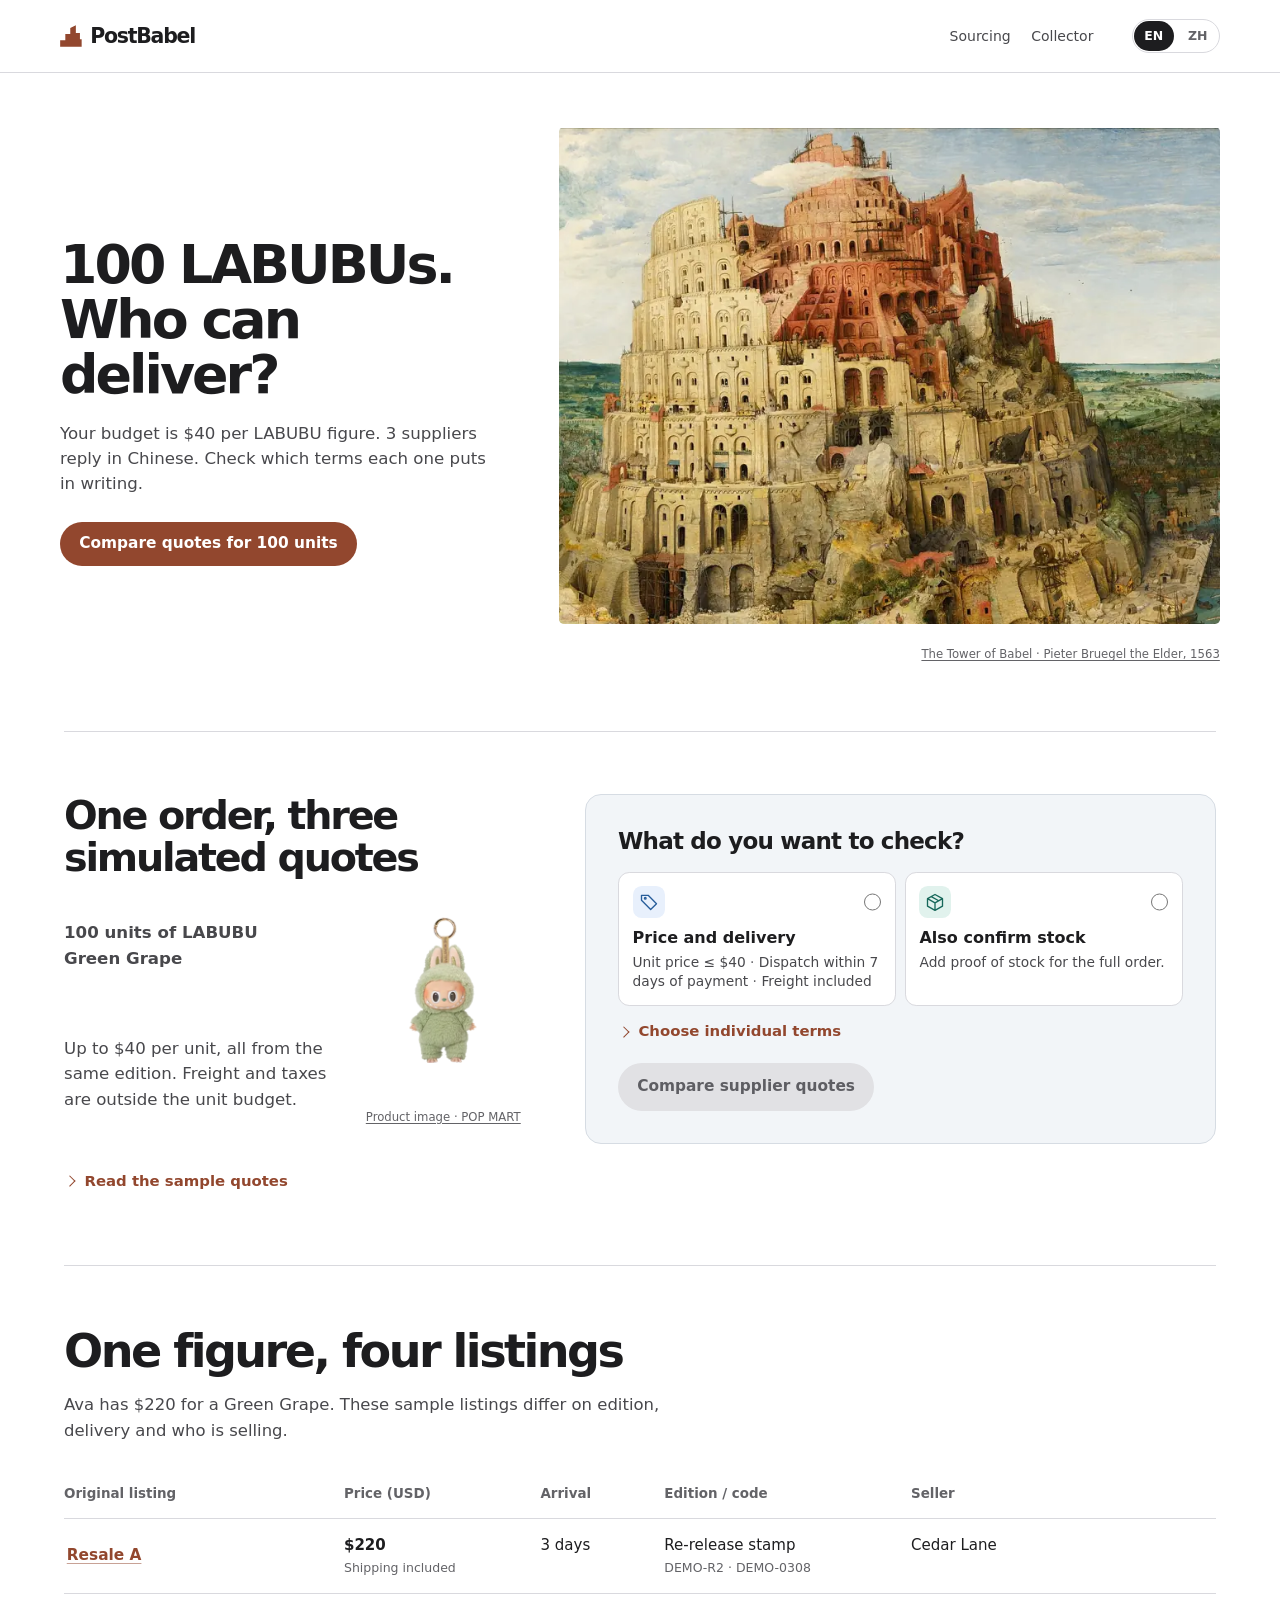
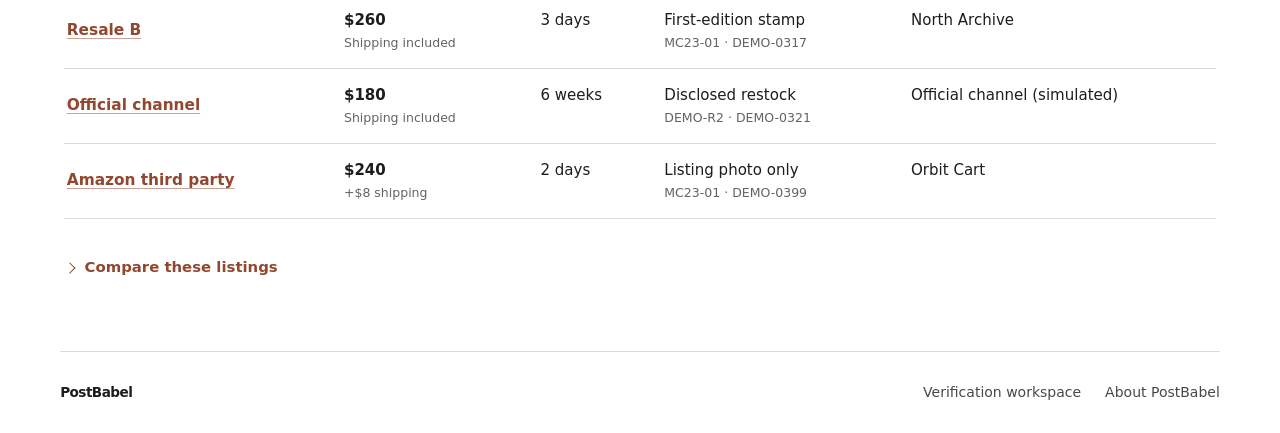
<file: docs/index.html>
<!doctype html>
<html lang="en">
<head>
  <meta charset="utf-8">
  <meta name="viewport" content="width=device-width, initial-scale=1, viewport-fit=cover">
  <meta name="theme-color" content="#ffffff">
  <meta name="description" content="Choose what matters for a LABUBU purchase. Compare the offers, read the original words, and see what to ask next.">
  <title>PostBabel · Compare offers</title>
  <link rel="icon" href="data:,">
  <link rel="preload" as="image" imagesrcset="assets/babel.webp 439w, assets/babel-medium.webp 800w, assets/babel-hero.webp 1240w" imagesizes="(max-width: 760px) 100vw, 55vw" fetchpriority="high">
  <link rel="stylesheet" href="style.css?v=20261121-buyer2">
  <script defer src="lib/sha256.js"></script>
  <script defer src="data.js?v=20261121-buyer2"></script>
  <script defer src="engine.js?v=20261121-buyer2"></script>
  <script defer src="comparison.js?v=20261121-buyer2"></script>
  <script defer src="views.js?v=20261121-buyer2"></script>
  <script defer src="story.js?v=20261121-buyer2"></script>
  <script defer src="locale.js?v=20261121-buyer2"></script>
  <script defer src="app.js?v=20261121-buyer2"></script>
</head>
<body data-layout="story">
  <header class="top">
    <div class="topInner">
      <button type="button" class="brand" data-act="home" aria-label="PostBabel home"><i class="brandMark" aria-hidden="true"></i>PostBabel</button>
      <nav id="sectionNav" aria-label="On this page"><a href="#sourcing">Sourcing</a><a href="#collector">Collector</a></nav>
      <nav id="views" aria-label="Console views" hidden></nav>
      <div class="language" role="group" aria-label="Display language">
        <button type="button" data-language="en" data-keep-language lang="en" aria-label="English" aria-pressed="true">EN</button>
        <button type="button" data-language="zh" data-keep-language aria-label="Chinese" aria-pressed="false"><span class="only-en" lang="en">ZH</span><span class="only-zh" lang="zh-CN">中文</span></button>
      </div>
    </div>
  </header>
  <main class="shell"><div id="work"></div><aside id="rail" aria-label="Claim tape" hidden></aside></main>
  <footer class="storyFooter"><span>PostBabel</span><div class="footerTools"><button type="button" data-act="begin">Verification workspace</button><button type="button" data-act="settings">About &amp; settings</button></div></footer>
  <dialog id="dialog" aria-labelledby="dialogTitle">
    <div class="dialogbar"><span id="dialogTitle"></span><button type="button" class="quiet" data-act="close">Close ×</button></div>
    <div id="dialogBody"></div>
  </dialog>
  <div id="notice" role="status" aria-live="polite"></div>
</body>
</html>
</file>
<file: docs/style.css>
:root {
  color-scheme: light;
  --bg: #fff;
  --panel: #fff;
  --panel2: #f8f7f4;
  --ink: #241f1c;
  --dim: #504b46;
  --muted: #68625d;
  --line: #dedad5;
  --brick: #92472e;
  --brick-dark: #73351f;
  --brick-tint: #f9f1eb;
  --amber: #e6ae71;
  --moss: #3d684d;
  --red: #a64232;
  --font: -apple-system, BlinkMacSystemFont, system-ui, "Segoe UI", "PingFang SC", sans-serif;
  --mono: ui-monospace, "SFMono-Regular", Menlo, Consolas, monospace;
  --gutter: clamp(1rem, 4.7vw, 5rem);
  --page: 85rem;
  --reading: 72rem;
}
* { box-sizing: border-box; }
html { scroll-padding-block-start: 1.5rem; }
body {
  margin: 0;
  min-height: 100vh;
  display: flex;
  flex-direction: column;
  font: 1rem/1.5 var(--font);
  background: var(--bg);
  color: var(--ink);
}
button, input, select, textarea { font: inherit; }
button { border: 0; padding: 0; background: transparent; color: inherit; }
button, select, summary { cursor: pointer; }
button:disabled { cursor: default; }
a { color: var(--brick); text-underline-offset: .2em; }
h1, h2, h3, h4, p, figure { margin: 0; }
:where(a, button, input, summary, select, textarea, [tabindex]):focus-visible {
  outline: 3px solid var(--brick);
  outline-offset: 3px;
}
[hidden] { display: none !important; }

/* Masthead and colophon share the outer edges of the painting spread. */
.top {
  background: var(--bg);
  border-bottom: 1px solid var(--line);
}
.topInner, .storyFooter, .storyHero {
  width: min(var(--page), calc(100% - var(--gutter) * 2));
  margin-inline: auto;
}
.topInner {
  display: flex;
  min-height: 4.5rem;
  align-items: center;
  gap: clamp(1rem, 3vw, 3rem);
}
.brand {
  display: inline-flex;
  align-items: center;
  gap: .53rem;
  min-height: 44px;
  font-size: clamp(1.15rem, 1.6vw, 1.45rem);
  font-weight: 690;
  letter-spacing: -.06em;
  line-height: 1;
}
.brandMark {
  display: inline-block;
  flex: none;
  width: 1.05em;
  height: 1.05em;
  background: var(--brick);
  clip-path: polygon(0 100%, 0 70%, 24% 70%, 24% 41%, 47% 41%, 47% 13%, 73% 0, 73% 36%, 92% 36%, 92% 65%, 100% 65%, 100% 100%);
}
#sectionNav, #views { display: flex; align-items: center; gap: clamp(.5rem, 1.6vw, 1.8rem); }
#sectionNav { margin-inline-start: auto; }
#sectionNav a, #views button, .footerTools :is(a, button) {
  display: inline-flex;
  align-items: center;
  justify-content: center;
  min-height: 44px;
  color: var(--dim);
  text-decoration: none;
  font-size: .875rem;
  font-weight: 520;
}
#sectionNav a, #views button { min-width: 44px; }
#views button.on { color: var(--brick); box-shadow: inset 0 -2px var(--brick); }
.language {
  display: inline-flex;
  align-items: center;
  flex: none;
  position: relative;
  border-radius: 999px;
  isolation: isolate;
}
.language::before {
  position: absolute;
  content: "";
  z-index: -1;
  inset: 5px 0;
  border: 1px solid var(--line);
  border-radius: inherit;
}
.language button {
  position: relative;
  flex: none;
  min-width: 44px;
  min-height: 44px;
  padding: 0 .55rem;
  border-radius: 999px;
  color: var(--muted);
  font-size: .78rem;
  font-weight: 600;
}
.language button[aria-pressed=true] { color: white; }
.language button[aria-pressed=true]::before {
  content: "";
  position: absolute;
  z-index: -1;
  inset: 7px 2px;
  border-radius: inherit;
  background: var(--ink);
}
body[data-layout=workspace] .language { margin-inline-start: auto; }
body[data-layout=story] :is(#views, #rail),
body[data-layout=workspace] #sectionNav { display: none; }
body[data-layout=story] .shell { display: block; width: 100%; max-width: none; padding: 0; }
.shell { flex: 1; }
#work { min-width: 0; }
body[data-layout=story] {
  --ink: #1d1d1f;
  --dim: #48484c;
  --muted: #636367;
  --line: #d9d9de;
  --panel2: #f5f5f7;
  --offer-support-color: var(--brick);
  --requirement-color: #49494e;
}
.storyFooter {
  position: static;
  display: flex;
  align-items: center;
  justify-content: space-between;
  gap: .25rem 2rem;
  flex-wrap: wrap;
  padding-block: 1.15rem;
  border-top: 1px solid var(--line);
  color: var(--muted);
  font-size: .85rem;
}
.storyFooter > span:first-child { color: var(--ink); font-weight: 650; letter-spacing: -.04em; }
.footerTools { display: flex; gap: .25rem 1.5rem; flex-wrap: wrap; }

/* The artwork sets the hero's proportions, without a crop or colour overlay. */
.storyHero {
  display: grid;
  grid-template-columns: minmax(0, .8fr) minmax(0, 1.2fr);
  align-items: center;
  gap: clamp(2rem, 4.5vw, 5rem);
  padding-block: clamp(2.5rem, 4.25vw, 5rem);
}
.storyHeroCopy, .caseIntro, .criteriaForm, .comparisonResult, .evidenceList, .evidenceDialog {
  min-width: 0;
  overflow-wrap: anywhere;
}
.storyHeroCopy { container-type: inline-size; }
.storyHeroCopy h1 {
  font-size: clamp(2.4rem, 12.2cqi, 4.35rem);
  font-weight: 610;
  letter-spacing: -.055em;
  line-height: 1.02;
  text-wrap: balance;
}
.storyHeroCopy p, .caseIntro p {
  max-width: 43ch;
  margin-top: 1.15rem;
  color: var(--dim);
  font-size: clamp(1.04rem, 1.2vw, 1.29rem);
  line-height: 1.52;
  text-wrap: pretty;
}
.storyHeroCopy > :is(.storyPrimary, .storyLink),
.storyHeroCopy > :has(> .storyPrimary) { margin-top: 1.55rem; }
.towerArt { min-width: 0; align-self: center; }
.towerArt picture, .towerArt img { display: block; width: 100%; }
.towerArt img { height: auto; aspect-ratio: 1240 / 932; object-fit: contain; border-radius: .3rem; }
.towerArt figcaption, .productArt figcaption {
  margin-top: .52rem;
  color: var(--muted);
  font-size: .73rem;
  line-height: 1.5;
}
.towerArt figcaption { text-align: end; }
.towerArt figcaption a, .productArt figcaption a {
  display: inline-flex;
  align-items: center;
  min-height: 44px;
  color: inherit;
}
.storySection {
  width: min(var(--reading), calc(100% - var(--gutter) * 2));
  margin-inline: auto;
  padding-block: clamp(2.25rem, 4.8vw, 5rem);
  border-top: 1px solid var(--line);
}
.caseIntro {
  display: grid;
  grid-template-columns: minmax(0, 1fr) auto;
  align-items: center;
  gap: clamp(1.3rem, 4vw, 4rem);
}
.storySection h2 {
  max-width: 24ch;
  font-size: clamp(2.2rem, 3.6vw, 3.9rem);
  font-weight: 620;
  letter-spacing: -.055em;
  line-height: 1.06;
  text-wrap: balance;
}
.storySection h3 {
  font-size: clamp(1.45rem, 2.1vw, 2.25rem);
  font-weight: 610;
  letter-spacing: -.04em;
  line-height: 1.2;
}
.productArt { min-width: 0; width: clamp(7.5rem, 15vw, 13rem); margin: 0; }
.productArt img { display: block; width: 100%; height: auto; object-fit: contain; }
.productArt figcaption { text-align: center; }
#sourcingFlow, #collectorFlow { margin-top: clamp(1.75rem, 3vw, 3.3rem); }
.criteriaForm { max-width: 100%; }
.criteriaForm fieldset { min-inline-size: 0; margin: 0; padding: 0; border: 0; }
.criteriaForm legend {
  padding: 0;
  font-size: clamp(1.25rem, 1.8vw, 1.65rem);
  font-weight: 600;
  letter-spacing: -.035em;
  line-height: 1.28;
}
.storySection > p {
  max-width: 60ch;
  margin-top: 1rem;
  color: var(--dim);
  font-size: clamp(1.03rem, 1.25vw, 1.2rem);
  line-height: 1.55;
}
.caseIntro p + p { margin-top: .45rem; }
.storySection details { margin-top: .6rem; color: var(--dim); }
.storySection summary {
  display: flex;
  align-items: center;
  gap: .65rem;
  width: fit-content;
  max-width: 100%;
  min-height: 44px;
  padding-block: .55rem;
  color: var(--brick);
  font-size: .93rem;
  font-weight: 580;
  line-height: 1.35;
  list-style: none;
  border-radius: .22rem;
}
.storySection summary::-webkit-details-marker { display: none; }
.storySection summary::before {
  content: "";
  flex: none;
  width: .42rem;
  height: .42rem;
  margin-inline: .1rem .05rem;
  border: solid currentColor;
  border-width: 1.75px 1.75px 0 0;
  transform: rotate(45deg);
}
.storySection details[open] > summary::before { transform: rotate(135deg); }
.storySection details ul { display: flex; flex-wrap: wrap; gap: .35rem 1rem; list-style: none; padding: 0; margin: 0; }
.storySection details p { margin: .35rem 0 .75rem; max-width: 60ch; }
.storySection .tablewrap { position: relative; max-height: none; overflow: visible; margin-block: 1.65rem; }
#collector > .storyLink { margin-top: 1.3rem; }

.criteriaGrid {
  display: grid;
  grid-template-columns: repeat(3, minmax(0, 1fr));
  gap: .55rem .75rem;
  margin-block: 1.25rem;
}
.criterion {
  display: flex;
  align-items: center;
  gap: .7rem;
  min-width: 0;
  min-height: 3.25rem;
  padding: .82rem 1rem;
  border: 1px solid var(--line);
  border-radius: .55rem;
  background: #fff;
  font-weight: 530;
  line-height: 1.32;
  cursor: pointer;
}
.criterion:has(input:checked) { border-color: var(--brick); background: var(--brick-tint); }
.criterion:has(input:focus-visible) { outline: 3px solid var(--brick); outline-offset: 3px; }
.criterion input:focus-visible { outline: none; }
.criterion input:is([type=checkbox], [type=radio]) {
  flex: none;
  appearance: auto;
  margin: 0;
  padding: 0;
  width: 1.1rem;
  height: 1.1rem;
  accent-color: var(--brick);
  cursor: pointer;
}
.criteriaForm[data-compare=sourcing] {
  padding: clamp(1rem, 2.5vw, 2rem);
  border: 1px solid #d6dce3;
  border-radius: 1rem;
  background: #f2f5f8;
}
.orderChoices {
  display: grid;
  grid-template-columns: repeat(2, minmax(0, 1fr));
  gap: .55rem;
  margin-top: 1rem;
}
.orderPreset {
  align-items: start;
  padding: .8rem .85rem;
  border-radius: .7rem;
}
.orderPreset input[type=radio] { margin-top: .1rem; }
.orderPreset > span { min-width: 0; }
.uiIcon { display: inline-block; flex: none; width: 1.25rem; height: 1.25rem; vertical-align: middle; }
.orderPreset:has(.choiceIcon) {
  display: grid;
  grid-template: "icon radio" auto "copy copy" auto / 1fr auto;
  align-content: start;
  align-items: center;
  gap: .55rem;
}
.orderPreset:has(.choiceIcon) input { grid-area: radio; justify-self: end; margin: 0; }
.orderPreset .choiceCopy { grid-area: copy; }
.choiceIcon {
  grid-area: icon;
  display: inline-grid;
  place-items: center;
  width: 2rem;
  height: 2rem;
  border-radius: .55rem;
}
.orderPreset[data-option=delivery] .choiceIcon { background: #e8f0fc; color: #275d9a; }
.orderPreset[data-option=stock] .choiceIcon { background: #e1f2ed; color: #17685a; }
.orderPreset:has(input:checked) { box-shadow: inset 0 0 0 1px var(--brick); }
.orderPreset strong, .orderPreset small { display: block; }
.orderPreset strong { font-size: 1rem; font-weight: 620; }
.orderPreset small { margin-top: .3rem; color: var(--dim); font-size: .86rem; font-weight: 400; line-height: 1.45; }
.orderTermsList {
  margin: .65rem 0;
  padding: 0;
  list-style: none;
  color: var(--dim);
  font-size: .88rem;
  line-height: 1.5;
}
.orderPreset small i, .orderTermsList i { color: var(--muted); font-style: normal; }
.criteriaForm details { margin: .2rem 0 .6rem; }
.criteriaForm details .criteriaGrid { margin: .3rem 0 1rem; }
.criteriaForm[data-compare=sourcing] .criteriaGrid { grid-template-columns: repeat(2, minmax(0,1fr)); }
.storyPrimary, .storyLink, .offerTabs button {
  display: inline-flex;
  align-items: center;
  justify-content: center;
  gap: .5em;
  min-height: 44px;
  max-width: 100%;
  padding: .65rem 1.2rem;
  border-radius: 999px;
  font-size: .96rem;
  font-weight: 580;
  line-height: 1.38;
  text-align: center;
  text-decoration: none;
}
.storyPrimary { background: var(--brick); color: white; font-weight: 600; }
.storyPrimary:disabled { background: #e1e1e4; color: #5e5e63; }
.storyLink {
  padding-inline: .18em;
  border-radius: .25rem;
  color: var(--brick);
  text-decoration: underline;
  text-decoration-color: color-mix(in srgb, currentColor 50%, transparent);
  text-underline-offset: .22em;
}
.offerTabs {
  display: grid;
  grid-template-columns: repeat(3, minmax(0,1fr));
  gap: .25rem;
  margin-block: 1rem;
  padding: .25rem;
  border-radius: .85rem;
  background: var(--panel2);
}
#collectorFlow .offerTabs { grid-template-columns: repeat(4, minmax(0,1fr)); }
.offerTabs button {
  display: flex;
  flex-direction: column;
  gap: .15rem;
  min-width: 0;
  min-height: 3.3rem;
  padding: .45rem .4rem;
  border: 1px solid transparent;
  border-radius: .65rem;
  color: var(--dim);
  line-height: 1.25;
  overflow-wrap: anywhere;
}
.offerTabs button small { font-size: .8rem; font-weight: 450; font-variant-numeric: tabular-nums; }
.offerTabs button[aria-pressed=true] { color: #fff; background: var(--ink); }
.comparisonResult { scroll-margin-block: 1.25rem; }
.comparisonResult > h3 { max-width: 34ch; text-wrap: balance; }
.resultSummary { max-width: 65ch; color: var(--dim); line-height: 1.5; }
.resultSummary strong { display: block; margin-bottom: .2rem; color: var(--ink); font-size: 1.05rem; font-weight: 620; }
.nextQuestion {
  margin-top: 1.1rem;
  padding: clamp(1rem, 2vw, 1.6rem);
  border-radius: 1rem;
  background: #faf4ee;
}
.nextQuestion h4 { color: var(--ink); font-size: 1.13rem; font-weight: 620; letter-spacing: -.025em; }
.questionTitle { display: flex; align-items: center; gap: .5rem; }
.questionTitle .uiIcon { color: var(--brick); }
.nextQuestion p { max-width: 57ch; margin-block: .35rem .9rem; color: var(--dim); font-size: 1rem; line-height: 1.55; }
.buyerDock .storyPrimary { min-width: 44px; min-height: 3rem; }
.nextQuestion [data-copied=true] { background: var(--ink); }
.nextQuestion .doneGlyph, .nextQuestion [data-copied=true] .copyGlyph { display: none; }
.nextQuestion [data-copied=true] .doneGlyph { display: inline-block; }
.nextQuestion [data-copied=true]:not(:has(.doneGlyph))::before {
  content: "";
  width: .65em;
  height: .36em;
  border: solid currentColor;
  border-width: 0 0 2px 2px;
  transform: translateY(-.09em) rotate(-45deg);
}
.comparisonResult > .controls { gap: .15rem 1rem; margin-block: .4rem; }
.storySection .evidenceDetail {
  margin-top: .1rem;
  border-block: 1px solid var(--line);
}
.evidenceDetail > summary { width: 100%; min-height: 3.25rem; color: var(--ink); }
.evidenceDetail > summary::before { order: 1; margin-inline-start: auto; margin-inline-end: .35rem; }
.evidenceDetail > .storyLink { margin-inline-end: .8rem; margin-bottom: .45rem; }

.resultGrid {
  display: grid;
  grid-template-columns: minmax(0, .9fr) minmax(0, 1.1fr);
  align-items: start;
  gap: clamp(1.6rem, 4vw, 4rem);
  margin-block: 1.4rem;
}
.resultGrid > * { min-width: 0; }
.radar { display: block; max-width: 100%; margin-inline: auto; }
svg.radar, .radar svg { display: block; width: 100%; height: auto; }
.radar text { font-family: var(--font); fill: var(--dim); }
/* SEAL JUDGE two-area convention: dashed reference and solid offer evidence. */
.radar [data-series=requirements] { fill: #bbb; fill-opacity: .34; stroke: #777; }
.radar [data-series=support] { fill: #464646; fill-opacity: .24; stroke: #303030; }
.radar :is(path, circle), .chartLegend :is(path, circle) { stroke: #303030; }
.radar circle:not([fill=white]) { fill: #303030; }
.chartLegend [stroke-dasharray] { stroke: #777; }
.chartLegend > span { display: inline-flex; align-items: center; gap: .35rem; }
.chartLegend svg { flex: none; }

.chartLegend { display: flex; align-items: center; flex-wrap: wrap; gap: .45rem 1.2rem; color: var(--dim); font-size: .86rem; }
.evidenceList { margin: 0; padding: 0; list-style: none; }
.evidenceList > li { padding-block: .85rem; border-bottom: 1px solid var(--line); }
.evidenceList li:first-child { padding-top: 0; }
.evidenceList strong { font-weight: 620; }
.resultGrid h4 { margin-bottom: .8rem; font-size: 1.12rem; font-weight: 620; letter-spacing: -.025em; }
.evidenceList p { margin-top: .25rem; color: var(--dim); line-height: 1.5; }
.evidenceList p b { font-weight: 540; }
.collectorTable small { color: var(--muted); line-height: 1.4; }

.collectorTable { width: 100%; max-width: 100%; border-collapse: collapse; text-align: start; }
.collectorTable :is(th,td) { padding: .9rem .75rem; border-bottom: 1px solid var(--line); vertical-align: top; overflow-wrap: anywhere; }
.collectorTable th { color: var(--muted); font-size: .84rem; font-weight: 580; text-align: start; }
.collectorTable td { font-size: .94rem; }
.collectorTable :is(th,td):first-child { padding-inline-start: 0; }
.collectorTable :is(th,td):last-child { padding-inline-end: 0; }
.collectorTable button { min-height: 44px; text-align: start; color: var(--brick); }
:lang(zh) :is(.storyHeroCopy h1, .storySection h2, .storySection h3) { line-height: 1.16; letter-spacing: -.035em; }

/* Existing verification workspace. */
.shell{display:grid;grid-template-columns:minmax(0,1fr) clamp(255px,21vw,364px);gap:clamp(22px,2.15vw,46px);max-width:2030px;padding:clamp(25px,3.2vw,64px) clamp(24px,3.5vw,72px) 30px;margin:auto;align-items:start}#work{min-width:0}#rail{position:sticky;top:20px;background:#ffffff;border:1px solid var(--line);border-radius:9px;overflow:hidden;min-height:440px;max-height:calc(100vh - 36px);display:flex;flex-direction:column}.railHead{padding:23px 22px 17px;border-bottom:1px solid var(--line)}.railHead h2{font-size:24px;font-weight:580;letter-spacing:-1.1px}.railTop{display:flex;align-items:center;justify-content:space-between}.count{font:11px var(--mono);color:var(--dim)}.railMeta{display:flex;align-items:center;gap:7px;color:var(--moss);font:11px var(--mono);margin-top:11px}.railMeta.bad{color:var(--red)}.railList{overflow-y:auto;min-height:90px;max-height:57vh;scrollbar-width:thin}.railrow{width:100%;padding:12px 15px 12px 21px;display:grid;grid-template-columns:10px 1fr auto;gap:9px;align-items:center;text-align:left;border-bottom:1px solid #e4e8e3}.railrow:hover{background:#eff4ed}.railrow i{display:block;width:6px;height:6px;border-radius:50%;background:var(--amber)}.railrow.check i,.railrow.attestation i{background:var(--moss)}.railrow.translation i{background:#568099}.railrow.fail i,.railrow.dispute i{background:var(--red)}.railrow code{font-size:12px;color:#233429}.railrow small{color:var(--muted);font:10px var(--mono)}.railrow em{font:10px var(--mono);color:var(--muted);font-style:normal}.railfoot{padding:19px 21px;margin-top:auto;background:#f4f7f2;color:var(--muted);font:10px/1.75 var(--mono);overflow-wrap:anywhere}.railfoot strong{display:block;color:var(--dim);font-weight:500;letter-spacing:.12em}
.kicker,.subcap{font:600 11px/1.5 var(--mono);letter-spacing:.13em;text-transform:uppercase;color:var(--moss)}.kicker{display:flex;align-items:center;gap:9px}.kicker:before{content:'';height:1px;width:24px;background:currentColor}
.actions{display:flex;gap:10px;align-items:center;flex-wrap:wrap;margin:22px 0 0}.primary,.secondary,.pill,.mini,.quiet{border-radius:5px;font-weight:570}.primary{background:var(--amber);color:#211c13;padding:12px 17px;font-size:14px}.secondary{border:1px solid #b9c2b9;color:#304135;padding:11px 15px;font-size:14px}.quiet{color:var(--dim);font-size:13px;padding:7px 9px}.mini,.pill{display:inline-block;background:#f5f7f2;border:1px solid var(--line);color:#3c5144;padding:7px 11px;font-size:12px}.pill.active,.mini.active{border-color:#9a7446;color:#79511b}.metaLine{display:flex;justify-content:space-between;align-items:baseline;gap:15px;margin:28px 0 12px}.metaLine h2{font-size:23px;letter-spacing:-.8px;font-weight:570}.metaLine span{font:11px var(--mono);color:var(--muted)}
.stagehead{display:flex;align-items:flex-end;justify-content:space-between;gap:14px;margin-bottom:18px}.stagehead h1,.viewhead h1{font-size:clamp(34px,3vw,57px);line-height:1.08;letter-spacing:-.052em;font-weight:540;margin:9px 0}.stagehead p,.viewhead p,.lead{font-size:15px;color:var(--dim);max-width:70ch}.stepbar{display:flex;gap:2px;margin-bottom:18px;border-bottom:1px solid var(--line);overflow:auto}.stepbar button{padding:9px 10px 11px;font:11px var(--mono);color:var(--muted);border-bottom:2px solid transparent;white-space:nowrap}.stepbar button.current{border-color:var(--amber);color:#7a541d}.panel{border:1px solid var(--line);background:var(--panel);border-radius:8px;padding:clamp(17px,1.8vw,35px)}.panel+.panel{margin-top:14px}.panel h3,.panel h2{font-weight:580;letter-spacing:-.65px;line-height:1.24}.panel h3{font-size:21px}.panel h2{font-size:27px}.panel p{color:var(--dim)}.panel .subcap{display:block;margin-bottom:9px}.split{display:grid;grid-template-columns:1fr 1fr;gap:16px}.split .panel+.panel{margin:0}.stageNav{display:flex;justify-content:space-between;align-items:center;margin-top:16px}.stepCount,.mono,code,pre{font-family:var(--mono)}.stepCount{font-size:12px;color:var(--muted)}textarea,input,select{background:#ffffff;color:var(--ink);border:1px solid #c8d1c8;border-radius:4px;padding:9px 11px;max-width:100%}textarea{width:100%;min-height:112px;padding:15px;margin-top:13px;resize:vertical;line-height:1.6}.fieldgrid{display:grid;grid-template-columns:1fr 1fr;gap:0 20px}.field{padding:11px 0;border-bottom:1px solid var(--line)}.field small{display:block;color:var(--muted);font:10px var(--mono);letter-spacing:.07em;text-transform:uppercase}.field div{margin-top:3px}.chips{display:flex;gap:7px;flex-wrap:wrap;margin-top:12px}.note{font-size:13px;color:var(--dim);margin-top:12px}.source{font-size:19px;color:#1e3027;line-height:1.86;margin:10px 0}mark{background:#fbf0ce;color:#624814;border-bottom:1px solid var(--amber);border-radius:2px;padding:1px 2px}.gloss{padding:9px 0;border-bottom:1px solid var(--line)}.gloss b{color:#25392a}.gloss span{color:var(--dim);font-size:13px}.chip{display:inline-flex;align-items:center;gap:5px;font:10px var(--mono);letter-spacing:.06em;text-transform:uppercase;padding:5px 7px;border-radius:3px;color:#42544a;background:#eaf0e9;white-space:nowrap}.chip.pass,.chip.green{color:#215e36;background:#e2f1e2}.chip.fail,.chip.red{color:#933724;background:#fbe7e1}.chip.warn{color:#76541e;background:#fbf0d8}.chip.info{color:#3f5b66;background:#e9f0f3}
.result{padding:18px 20px;border-left:3px solid var(--moss);background:#ecf5ec;border-radius:3px;margin-bottom:14px}.result.bad{background:#fcf0ed;border-color:var(--red)}.result h2{font-size:clamp(24px,2.0vw,39px);font-weight:550;letter-spacing:-.04em;margin:6px 0}.result p{color:#405246;font-size:14px}.checks{display:grid;grid-template-columns:1fr 1fr;gap:10px;margin-top:14px}.checks > .check{padding:13px;border:1px solid var(--line);background:#fcfdfb;border-radius:4px;display:flex;justify-content:space-between;align-items:center;gap:6px}.checks > .check small{display:block;color:var(--muted);font-size:12px}.controls{display:flex;gap:8px;flex-wrap:wrap;align-items:center;margin:15px 0}.controls label{color:var(--dim);font-size:12px}.controls select{display:block;font-size:13px;min-width:93px;padding:5px 7px;margin-top:3px}.datatable{width:100%;border-collapse:collapse;text-align:left}.datatable th{font:10px var(--mono);text-transform:uppercase;letter-spacing:.08em;color:var(--muted);padding:9px 10px;border-bottom:1px solid var(--line)}.datatable td{padding:10px;border-bottom:1px solid #e3e8e2;font-size:13px}.datatable tr.selected{background:#f1f6ef}.datatable tr.broken{background:#fae8e3}.datatable button{padding:0;text-align:left;color:#715221}.tablewrap{overflow:auto;max-height:49vh}.viewhead{margin-bottom:17px}.hex{display:block;overflow-wrap:anywhere;font:12px/1.65 var(--mono);color:#3a5d40;background:#f4f6f1;border:1px solid var(--line);border-radius:4px;padding:12px;margin:10px 0}.rolegrid{display:grid;grid-template-columns:repeat(3,1fr);gap:10px;margin:15px 0}.rolegrid .panel{margin:0;padding:17px}.rolegrid p{font-size:13px;margin-top:5px}.metrics{display:flex;gap:12px;align-items:flex-end;height:116px;padding:8px 0 0;margin:12px 0 18px}.bar{flex:1;background:#c8dcc1;border-top:2px solid #6c8f65;border-radius:3px 3px 0 0;min-width:0;display:flex;align-items:flex-start;justify-content:space-between;padding:7px 8px;font:12px var(--mono)}.bar:last-child{background:#adcaa2}.matrix td{padding:5px 9px}.cellscore{font:11px var(--mono);color:#426849}.draft{line-height:1.65;padding-left:22px;color:#243529}.draft li{margin:8px 0}.test{display:flex;justify-content:space-between;border-bottom:1px solid var(--line);padding:8px 0;gap:10px}
dialog{width:min(680px,93vw);max-height:85vh;color:var(--ink);background:var(--panel);border:1px solid #b7c6b6;border-radius:9px;padding:0;box-shadow:0 30px 130px #182c1e35}dialog::backdrop{background:#14241959}.dialogbar{display:flex;justify-content:space-between;align-items:center;padding:12px 20px;border-bottom:1px solid var(--line);font:13px var(--mono)}#dialogBody{padding:19px 21px}pre{font-size:12px;line-height:1.55;white-space:pre-wrap;overflow-wrap:anywhere}.formrow{display:block;margin:12px 0;font-size:13px;color:var(--dim)}.formrow input:not([type=checkbox]){width:100%;margin-top:4px}.formrow input[type=checkbox]{vertical-align:middle}#notice{position:fixed;bottom:23px;left:50%;transform:translateX(-50%);background:#e6efe2;color:#203b2a;border-radius:4px;padding:8px 15px;box-shadow:0 5px 20px #1d321b24;font-size:13px;opacity:0;pointer-events:none}.visible#notice{opacity:1}.muted{color:var(--dim)}.sr{position:absolute;width:1px;height:1px;overflow:hidden;clip-path:inset(50%)}.listempty{padding:25px 20px;color:var(--dim);font-size:13px}

body[data-layout=workspace] .shell { width: 100%; min-width: 0; }
.railTop { flex-wrap: wrap; gap: .35rem 1rem; }
#rail, .split > *, .panel, .rolegrid > * { min-width: 0; }
#rail { z-index: 1; }
.stepbar, .tablewrap {
  min-width: 0;
  width: 100%;
  max-width: 100%;
  overflow-x: auto;
  overscroll-behavior-x: contain;
  scroll-padding-inline: .25rem;
}
.stepbar button { flex: 0 0 auto; min-height: 44px; }
body[data-layout=workspace] :is(.primary, .secondary, .quiet, .mini, .pill, .datatable button, .railrow),
dialog button { min-height: 44px; }
body[data-layout=workspace] button:disabled, dialog button:disabled { opacity: .48; }
.panel .controls { row-gap: .75rem; }
.controls label:has(select) { flex: 0 1 auto; max-width: 100%; }
.controls select[data-filter] {
  min-height: 44px;
  max-width: 100%;
  appearance: auto;
  padding: .4rem .55rem;
  padding-inline-end: 1.4rem;
}
.tablewrap .datatable { width: 100%; }
body[data-view=Tape][data-stage="5"] .tablewrap .datatable { min-width: 36rem; }
body[data-layout=workspace] :is(.source, .field div, .gloss, .stageNav) { overflow-wrap: anywhere; }
.stageNav, .stageNav > div { flex-wrap: wrap; gap: .5rem; }
.stageNav > div { display: flex; align-items: center; }
.evidenceDialog blockquote {
  margin: .75rem 0 1rem;
  padding-inline-start: 1rem;
  border-inline-start: .2rem solid var(--brick);
  color: var(--ink);
  font-size: 1.12rem;
  line-height: 1.65;
}
.evidenceDialog .englishGloss { color: var(--dim); }
.evidenceDialog :is(p, h3) + :is(p, h3), #dialogBody > p + p { margin-top: .85rem; }
html[lang^=zh] .only-en, html[lang^=en] .only-zh { display: none; }
dialog { max-width: calc(100% - 1.5rem); border-color: var(--line); border-radius: .9rem; box-shadow: 0 12px 48px #14141826; }
dialog::backdrop { background: #17171955; }
.dialogbar { font: 620 1rem/1.4 var(--font); }
.dialogbar .quiet { color: var(--brick); }
#dialogBody textarea[readonly] {
  min-height: 9rem;
  padding: .85rem 1rem;
  border: 1px solid var(--line);
  border-radius: .65rem;
  background: var(--panel2);
  font-size: 1rem;
}
.sourceLink { color: var(--brick); }
#notice {
  z-index: 100;
  width: max-content;
  max-width: min(36rem, calc(100% - 2rem));
  bottom: calc(1rem + env(safe-area-inset-bottom, 0px));
  padding: .7rem 1rem;
  border-radius: .85rem;
  background: var(--ink);
  color: #fff;
  box-shadow: 0 3px 16px #1616191a;
  font: 500 .9rem/1.45 var(--font);
  overflow-wrap: anywhere;
}
@media (hover: hover) {
  #sectionNav a:hover, .footerTools :is(a,button):hover, .storyLink:hover, .collectorTable button:hover {
    color: var(--brick-dark);
    text-decoration: underline;
  }
  .storyPrimary:not(:disabled):hover { color: #fff; background: var(--brick-dark); }
  .criterion:hover { border-color: var(--brick); }
  .offerTabs button:not([aria-pressed=true]):hover { background: #e6e6e9; }
  .storySection summary:hover { color: var(--brick-dark); text-decoration: underline; text-underline-offset: .22em; }
  .nextQuestion .storyPrimary[data-copied=true]:hover { background: var(--ink); }
  #views button:hover { color: var(--brick); }
  button.primary:not(:disabled):hover { background: #edc18c; }
  :is(.secondary, .pill, .mini):not(:disabled):hover { background: #ecf1e9; }
}
@media (prefers-reduced-motion: no-preference) {
  :is(.storyPrimary, .storyLink, .criterion, .offerTabs button, .language button, #sectionNav a, #notice) {
    transition: color .14s, background-color .14s, border-color .14s;
  }
  #notice { transition: opacity .12s; }
}
@media (prefers-reduced-motion: reduce) {
  html { scroll-behavior: auto; }
}
@media (min-width: 1000px) {
  #sourcing {
    display: grid;
    grid-template-columns: minmax(0, .84fr) minmax(0, 1.16fr);
    align-items: start;
    gap: clamp(2.5rem, 5vw, 5rem);
  }
  #sourcingFlow { min-width: 0; margin-top: 0; }
  .caseIntro {
    grid-template-columns: minmax(0, 1fr) minmax(7rem, 34%);
    gap: .65rem 1rem;
  }
  .caseIntro > div:first-child { display: contents; }
  .caseIntro h2, .caseIntro details { grid-column: 1 / -1; }
  .caseIntro h2 { margin-bottom: .3rem; font-size: clamp(2.25rem, 3.1vw, 3.25rem); }
  .caseIntro p { grid-column: 1; margin: 0; font-size: 1.04rem; }
  .caseIntro p + p { margin-top: 0; }
  .productArt { grid-column: 2; grid-row: 2 / 4; width: 100%; }
  .productArt img { aspect-ratio: 4 / 5; object-fit: cover; }
  #sourcingFlow .resultGrid { grid-template-columns: minmax(0,1fr); }
  #sourcingFlow .resultGrid figure { width: min(100%, 31rem); }
}
@media (min-width: 1600px) {
  .railrow { padding-block: 15px; }
  body[data-layout=workspace] :is(.panel p, .datatable td) { font-size: 1rem; }
  .stagehead p, .viewhead p { font-size: 1.12rem; }
}
@media (max-width: 1100px) {
  body[data-layout=workspace] .shell { grid-template-columns: minmax(0,1fr) minmax(12rem, 24%); gap: 1rem; }
  .railHead { padding: 1rem; }
  .checks { grid-template-columns: 1fr; }
}
@media (max-width: 900px) {
  .railTop { justify-content: flex-start; gap: .25rem .75rem; }
  .railTop .count { white-space: nowrap; }
  .railrow { padding-inline: .75rem; }
  .stepbar { gap: 0; }
  .panel .controls { flex-wrap: wrap; gap: .65rem .8rem; }
  .controls label:has(select) { flex: 1 1 7.5rem; }
  .controls select[data-filter] { width: 100%; }
  .criteriaGrid { grid-template-columns: repeat(2, minmax(0, 1fr)); }
}
@media (max-width: 760px) {
  .storyHero {
    grid-template-columns: minmax(0, 1fr);
    gap: 1.25rem;
    padding-block: 2rem 1.5rem;
  }
  .storyHeroCopy { max-width: 39rem; }
  .storyHeroCopy h1 { font-size: clamp(2.4rem, 12.2cqi, 3.6rem); }
  .storyHeroCopy p { margin-top: .9rem; }
  .storyHeroCopy > :is(.storyPrimary, .storyLink), .storyHeroCopy > :has(> .storyPrimary) { margin-top: .95rem; }
  .resultGrid { grid-template-columns: minmax(0,1fr); }
  .towerArt figcaption { text-align: start; }
  body[data-layout=workspace] .shell { grid-template-columns: minmax(0,1fr); padding: 1.2rem var(--gutter); }
  body[data-layout=workspace] .topInner { flex-wrap: wrap; gap: 0 1rem; padding-top: .25rem; }
  #views { width: 100%; order: 3; gap: 0; }
  #views button { flex: 1; }
  #rail { position: static; min-height: 0; max-height: none; }
  .railList { max-height: 15rem; }
  .split, .rolegrid { grid-template-columns: minmax(0,1fr); }
  .stagehead { align-items: flex-start; flex-direction: column; }
  .stepbar button { padding-inline: .55rem; }
  .panel { padding: 1rem; }
  .stagehead p { font-size: .93rem; }
}
@media (max-width: 560px) {
  .topInner { gap: .55rem; min-height: 3.6rem; }
  #sectionNav { gap: .35rem; }
  #sectionNav a { font-size: .78rem; }
  .brand { gap: .32rem; font-size: 1.1rem; }
  .language button { padding-inline: .27rem; }
  .caseIntro {
    grid-template-columns: minmax(0, 1fr) 32%;
    gap: .5rem .95rem;
    align-items: start;
  }
  .caseIntro > div:first-child { display: contents; }
  .caseIntro h2, .caseIntro details { grid-column: 1 / -1; }
  .caseIntro p { grid-column: 1; margin: 0; font-size: 1rem; line-height: 1.43; }
  .caseIntro p + p, .caseIntro details { margin-top: 0; }
  #sourcingFlow { margin-top: 1rem; }
  .productArt { grid-column: 2; grid-row: 2 / 4; align-self: center; width: 100%; }
  .productArt img { height: auto; aspect-ratio: 1; object-fit: contain; }
  .productArt figcaption { margin-top: 0; }

  .criteriaGrid { gap: .5rem; }
  .criterion { padding: .7rem .65rem; font-size: .92rem; }
  #collectorFlow .offerTabs { grid-template-columns: repeat(2, minmax(0,1fr)); }
  .offerTabs button { font-size: .9rem; }
  .orderPreset { gap: .45rem; }
  .orderPreset strong { font-size: .94rem; }
  .collectorTable :is(th,td) { padding: .65rem .3rem; font-size: .84rem; }
  .storyFooter { padding-block: .85rem; }
  /* Keep the four full source listings in the reading order at phone widths. */
  .collectorTable { display: block; }
  .collectorTable thead {
    position: absolute;
    width: 1px;
    height: 1px;
    overflow: hidden;
    clip-path: inset(50%);
  }
  .collectorTable tbody { display: block; }
  .collectorTable tbody tr {
    display: grid;
    grid-template-columns: minmax(0, 1fr) minmax(6rem, auto);
    gap: .45rem 1rem;
    border-top: 1px solid var(--line);
    padding-block: .85rem;
  }
  .collectorTable tbody tr:last-child { border-bottom: 1px solid var(--line); }
  .collectorTable tbody :is(th, td) { padding: 0; border: 0; color: var(--dim); font-size: .91rem; }
  .collectorTable tbody th { align-self: center; }
  .collectorTable th button { padding-inline: 0; justify-content: flex-start; text-align: start; font-size: 1rem; }
  .collectorTable td:nth-child(2) { text-align: end; }
  .collectorTable td:nth-child(2) strong { color: var(--ink); font-size: 1.12rem; }
  .collectorTable td:nth-child(n+3) { grid-column: 1 / -1; display: grid; grid-template-columns: 6.5rem minmax(0,1fr); gap: 0 .5rem; }
  .collectorTable td:nth-child(n+3)::before { color: var(--muted); font-size: .82rem; align-self: baseline; }
  .collectorTable td:nth-child(3)::before { content: var(--arrival-label) / ""; }
  .collectorTable td:nth-child(4)::before { content: var(--edition-label) / ""; }
  .collectorTable td:nth-child(5)::before { content: var(--seller-label) / ""; }
  .collectorTable td:nth-child(4) br { display: none; }
  .collectorTable td:nth-child(4) small { grid-column: 2; }
  .collectorTable { --arrival-label: "Arrival"; --edition-label: "Edition / code"; --seller-label: "Seller"; }
  .collectorTable:lang(zh) { --arrival-label: "预计到货"; --edition-label: "版次／防伪码"; --seller-label: "卖家"; }

  .footerTools { column-gap: .95rem; }
  .footerTools :is(a,button) { font-size: .8rem; }
}
@media (max-width: 360px) {
  .topInner { width: calc(100% - .875rem); gap: .25rem; flex-wrap: wrap; }
  .brand { gap: .2rem; font-size: 1rem; }
  #sectionNav { gap: .15rem; }
  .orderChoices { grid-template-columns: minmax(0,1fr); gap: .35rem; }
  .orderPreset { min-height: 44px; padding: .6rem .75rem; }
  .orderPreset:has(.choiceIcon) { grid-template: "icon copy radio" auto / auto minmax(0,1fr) auto; }
}

/* Leave the actual order brief above the radio choices after following the hero link. */
@media (max-width: 600px), (pointer: coarse) and (max-width: 999px) {
  #sourcingFlow:has(.criteriaForm) {
    scroll-margin-block-start: clamp(0px, calc(80svh - 20.5rem), 13rem);
  }
}
/* Keep the real submit/copy button in keyboard order when it moves into thumb reach. */
@media (max-width: 600px), (pointer: coarse) and (max-height: 640px) {
  html { --buyer-bar-size: calc(max(3rem, 44px) + 1rem + 1px + env(safe-area-inset-bottom, 0px)); }
  html:has(#sourcingFlow[data-dock=on]) { scroll-padding-block-end: calc(var(--buyer-bar-size) + .65rem); }
  #sourcingFlow { padding-block-end: calc(var(--buyer-bar-size) - max(3rem, 44px)); }
  #sourcingFlow[data-dock=on] { padding-block-end: var(--buyer-bar-size); }
  .buyerDock .storyPrimary { width: min(100%, 29rem); }
  #sourcingFlow[data-dock=on] .buyerDock {
    position: fixed;
    inset-inline: 0;
    bottom: 0;
    z-index: 5;
    display: flex;
    justify-content: center;
    padding: .5rem max(var(--gutter), env(safe-area-inset-right, 0px))
      calc(.5rem + env(safe-area-inset-bottom, 0px)) max(var(--gutter), env(safe-area-inset-left, 0px));
    border-top: 1px solid var(--line);
    background: #fff;
  }
  body:has(#sourcingFlow[data-dock=on]) #notice { bottom: calc(var(--buyer-bar-size) + .5rem); }
}
@media (forced-colors: active) {
  .brandMark { background: CanvasText; }
  .language button[aria-pressed=true], .offerTabs [aria-pressed=true], .criterion:has(input:checked) {
    outline: 2px solid Highlight;
    outline-offset: -2px;
  }
  .storyPrimary { border: 1px solid ButtonText; }
}
</file>
